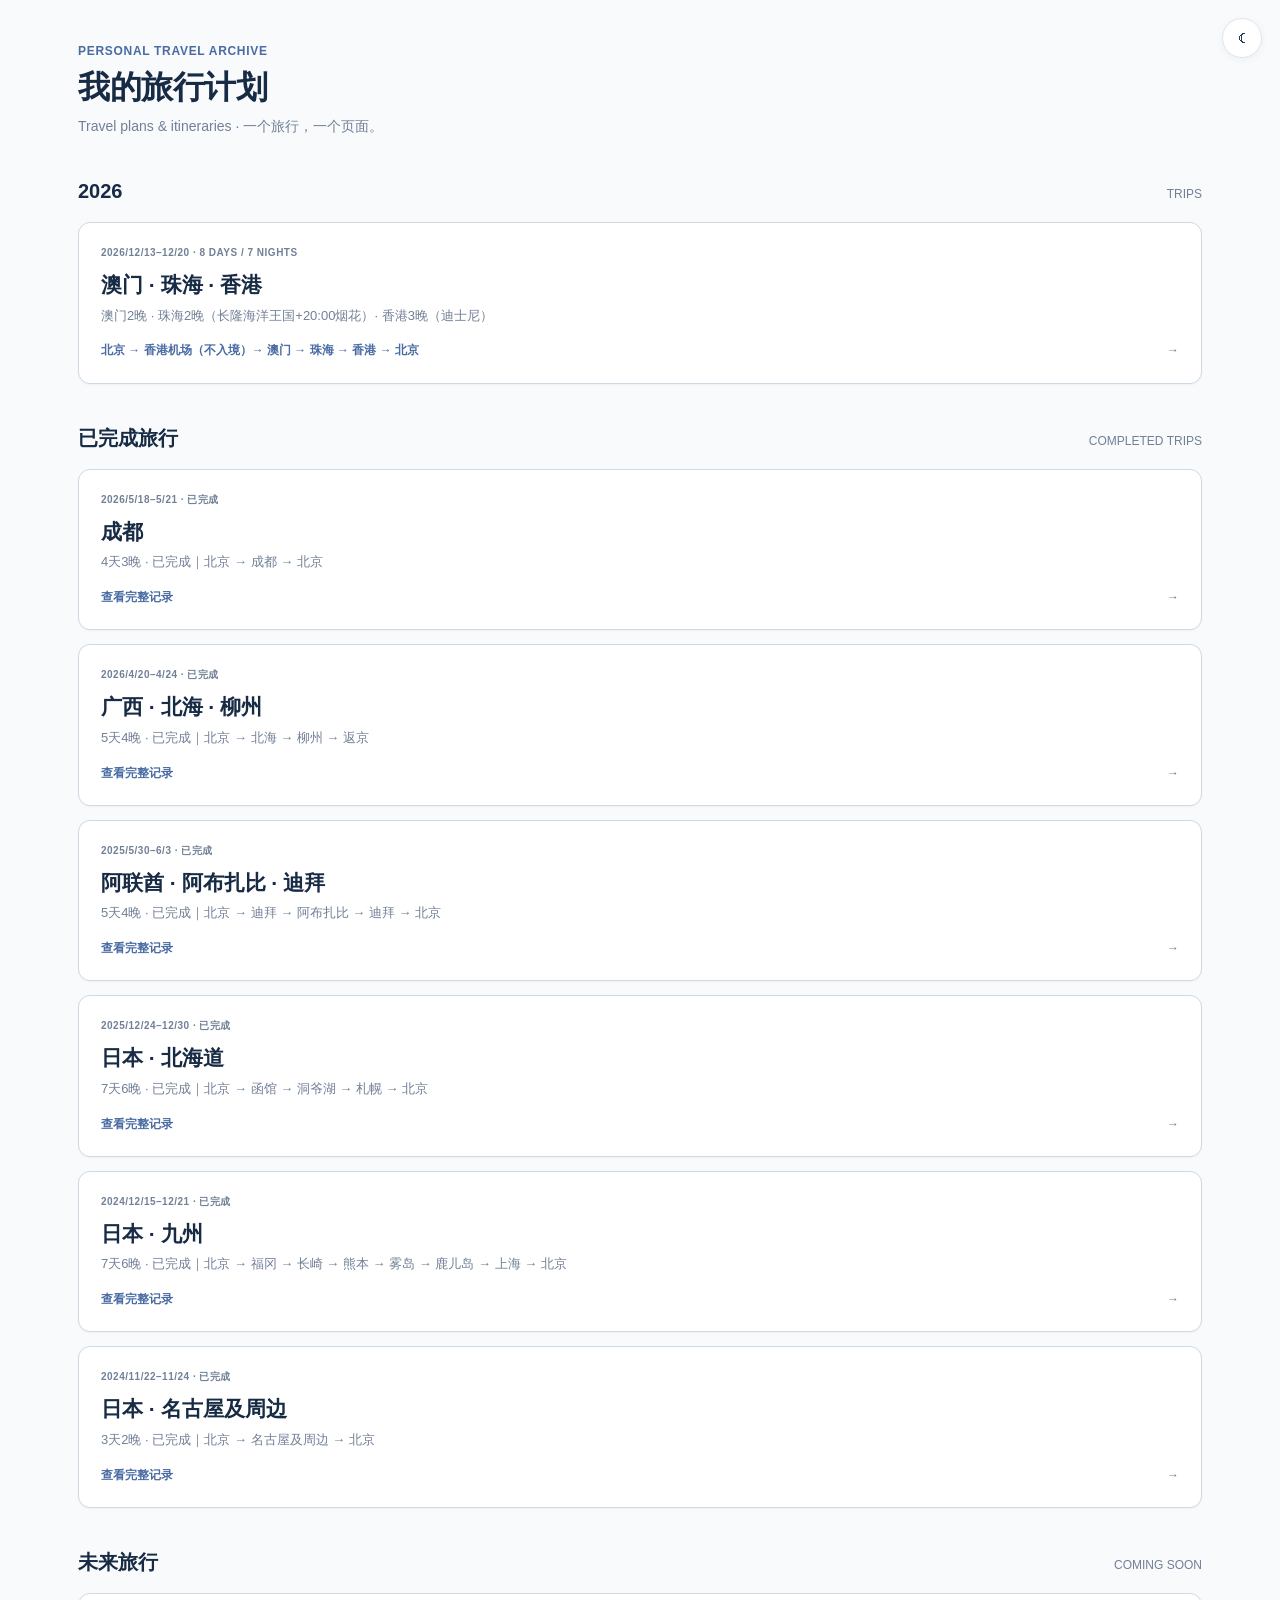
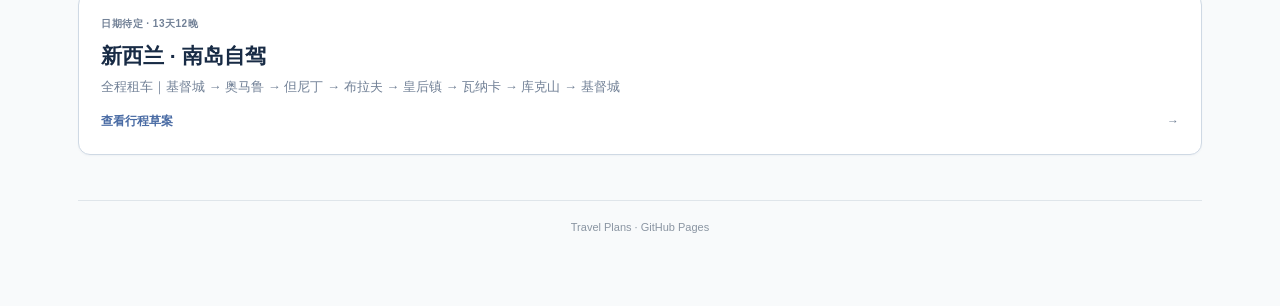
<file: index.html>
<!DOCTYPE html><html lang="zh-CN"><head><meta charset="UTF-8"><meta name="viewport" content="width=device-width,initial-scale=1.0"><title>Travel Plans</title><link rel="stylesheet" href="css/style.css?v=6"><script>(function(){try{var t=localStorage.getItem("tp-theme");if(!t&&window.matchMedia&&window.matchMedia("(prefers-color-scheme: dark)").matches)t="dark";if(t==="dark")document.documentElement.setAttribute("data-theme","dark");}catch(e){}})();</script></head><body><main class="page"><header class="header"><div class="eyebrow">PERSONAL TRAVEL ARCHIVE</div><h1>我的旅行计划</h1><p>Travel plans & itineraries · 一个旅行，一个页面。</p></header><section class="section"><div class="section-header"><h2 class="section-title">2026</h2><div class="section-note">TRIPS</div></div><div class="trip-list"><a class="trip-card" href="trips/zhuhai-hongkong-2026.html"><div class="trip-meta">2026/12/13–12/20 · 8 DAYS / 7 NIGHTS</div><h2>澳门 · 珠海 · 香港</h2><p>澳门2晚 · 珠海2晚（长隆海洋王国+20:00烟花）· 香港3晚（迪士尼）</p><div class="trip-route">北京 → 香港机场（不入境）→ 澳门 → 珠海 → 香港 → 北京 <span class="trip-arrow">→</span></div></a></div></section><section class="section"><div class="section-header"><h2 class="section-title">已完成旅行</h2><div class="section-note">COMPLETED TRIPS</div></div><div class="trip-list"><a class="trip-card" href="trips/chengdu-2026.html"><div class="trip-meta">2026/5/18–5/21 · 已完成</div><h2>成都</h2><p>4天3晚 · 已完成｜北京 → 成都 → 北京</p><div class="trip-route">查看完整记录 <span class="trip-arrow">→</span></div></a><a class="trip-card" href="trips/beihai-liuzhou-2026.html"><div class="trip-meta">2026/4/20–4/24 · 已完成</div><h2>广西 · 北海 · 柳州</h2><p>5天4晚 · 已完成｜北京 → 北海 → 柳州 → 返京</p><div class="trip-route">查看完整记录 <span class="trip-arrow">→</span></div></a><a class="trip-card" href="trips/uae-2025.html"><div class="trip-meta">2025/5/30–6/3 · 已完成</div><h2>阿联酋 · 阿布扎比 · 迪拜</h2><p>5天4晚 · 已完成｜北京 → 迪拜 → 阿布扎比 → 迪拜 → 北京</p><div class="trip-route">查看完整记录 <span class="trip-arrow">→</span></div></a><a class="trip-card" href="trips/hokkaido-2025.html"><div class="trip-meta">2025/12/24–12/30 · 已完成</div><h2>日本 · 北海道</h2><p>7天6晚 · 已完成｜北京 → 函馆 → 洞爷湖 → 札幌 → 北京</p><div class="trip-route">查看完整记录 <span class="trip-arrow">→</span></div></a><a class="trip-card" href="trips/kyushu-2024.html"><div class="trip-meta">2024/12/15–12/21 · 已完成</div><h2>日本 · 九州</h2><p>7天6晚 · 已完成｜北京 → 福冈 → 长崎 → 熊本 → 雾岛 → 鹿儿岛 → 上海 → 北京</p><div class="trip-route">查看完整记录 <span class="trip-arrow">→</span></div></a><a class="trip-card" href="trips/nagoya-2024.html"><div class="trip-meta">2024/11/22–11/24 · 已完成</div><h2>日本 · 名古屋及周边</h2><p>3天2晚 · 已完成｜北京 → 名古屋及周边 → 北京</p><div class="trip-route">查看完整记录 <span class="trip-arrow">→</span></div></a></div></section><section class="section"><div class="section-header"><h2 class="section-title">未来旅行</h2><div class="section-note">COMING SOON</div></div><div class="trip-list"><a class="trip-card" href="trips/new-zealand.html"><div class="trip-meta">日期待定 · 13天12晚</div><h2>新西兰 · 南岛自驾</h2><p>全程租车｜基督城 → 奥马鲁 → 但尼丁 → 布拉夫 → 皇后镇 → 瓦纳卡 → 库克山 → 基督城</p><div class="trip-route">查看行程草案 <span class="trip-arrow">→</span></div></a></div></section><footer class="footer">Travel Plans · GitHub Pages</footer></main><script src="js/theme.js" defer></script></body></html>
</file>
<file: css/style.css>
:root{--navy:#243b5a;--navy-dark:#182b45;--text:#26384f;--muted:#718096;--blue:#496ba4;--blue-light:#edf3fb;--green:#285c43;--green-light:#e6f2eb;--orange:#9a6225;--orange-light:#fff4e5;--purple:#66518c;--purple-light:#f2eef9;--border:#dfe5ea;--background:#f8fafb;--white:#fff;--shadow:0 2px 8px rgba(36,59,90,.05);--shadow-hover:0 8px 24px rgba(36,59,90,.10)}*{box-sizing:border-box}html{scroll-behavior:smooth}body{margin:0;background:var(--background);color:var(--text);font-family:Inter,"Noto Sans SC","Microsoft YaHei","PingFang SC",Arial,sans-serif;line-height:1.6}a{color:inherit;text-decoration:none}.page{width:100%;max-width:1180px;margin:0 auto;padding:42px 28px 70px}.header{margin-bottom:30px}.eyebrow{margin-bottom:7px;color:var(--blue);font-size:12px;font-weight:750;letter-spacing:.7px;text-transform:uppercase}.header h1{margin:0 0 8px;color:var(--navy-dark);font-size:32px;line-height:1.2;font-weight:800;letter-spacing:-.5px}.header p{margin:0;max-width:800px;color:var(--muted);font-size:14px}.back-link{display:inline-flex;margin-bottom:24px;color:var(--blue);font-size:12px;font-weight:750}.section{margin-top:38px}.section-header{display:flex;align-items:baseline;justify-content:space-between;gap:15px;margin-bottom:15px}.section-title{margin:0;color:var(--navy-dark);font-size:20px;font-weight:800}.section-note{color:var(--muted);font-size:12px}.summary{display:grid;grid-template-columns:repeat(4,1fr);gap:12px;margin-bottom:36px}.summary-card,.trip-card,.summary-card{padding:17px 18px}.summary-label{margin-bottom:4px;color:var(--muted);font-size:10px;font-weight:750;letter-spacing:.5px;text-transform:uppercase}.summary-value{color:var(--navy);font-size:15px;font-weight:750}.trip-list{display:grid;gap:14px}.trip-card{display:block;padding:22px;transition:transform .16s ease,box-shadow .16s ease}.trip-card:hover{transform:translateY(-2px);box-shadow:var(--shadow-hover)}.trip-meta{color:var(--muted);font-size:10px;font-weight:750;letter-spacing:.5px;text-transform:uppercase}.trip-card h2{margin:7px 0 4px;color:var(--navy-dark);font-size:21px}.trip-card p{margin:0;color:var(--muted);font-size:13px}.trip-route{margin-top:15px;color:var(--blue);font-size:12px;font-weight:750}.trip-arrow{float:right;color:var(--muted)}.timeline{display:flex;flex-direction:column;gap:14px}.day-card{overflow:hidden;border:1px solid var(--border);border-radius:12px;background:var(--white);box-shadow:var(--shadow)}.day-header{display:flex;align-items:center;justify-content:space-between;gap:20px;padding:17px 20px;border-bottom:1px solid var(--border);background:#fbfcfd}.day-title{display:flex;align-items:center;gap:12px}.day-number{display:flex;align-items:center;justify-content:center;width:34px;height:34px;flex:0 0 34px;border-radius:8px;background:var(--navy);color:#fff;font-size:12px;font-weight:800}.day-info h3{margin:0;color:var(--navy);font-size:17px;font-weight:800}.day-info p{margin:2px 0 0;color:var(--muted);font-size:12px}.day-tag{padding:5px 9px;border:1px solid var(--border);border-radius:6px;background:#fff;color:var(--muted);font-size:10px;font-weight:750;white-space:nowrap}.schedule{padding:5px 20px 12px}.schedule-item{display:grid;grid-template-columns:75px 1fr;gap:17px;padding:15px 0;border-bottom:1px solid #edf0f3}.schedule-item:last-child{border-bottom:none}.time{color:var(--blue);font-size:12px;font-weight:800;padding-top:1px}.activity-title{margin-bottom:2px;color:var(--navy-dark);font-size:14px;font-weight:750}.activity-note{color:var(--muted);font-size:12px;line-height:1.55}.highlight,.fireworks,.disney{margin:9px 0;padding:14px 15px;border-radius:8px}.highlight{border:1px solid #b7d8c3;background:var(--green-light)}.highlight .activity-title{color:var(--green)}.fireworks{border:1px solid #ead1a8;background:var(--orange-light)}.fireworks .activity-title{color:var(--orange)}.disney{border:1px solid #d8ccec;background:var(--purple-light)}.disney .activity-title{color:var(--purple)}.hotel-name{margin:0 0 6px;color:var(--navy);font-size:17px;font-weight:800}.hotel-dates{color:var(--muted);font-size:12px}.hotel-note{margin-top:12px;padding-top:12px;border-top:1px solid #edf0f3;color:#637184;font-size:12px}.rules{grid-template-columns:repeat(3,1fr)}.rule{padding:17px}.rule-title{margin-bottom:5px;color:var(--navy);font-size:13px;font-weight:800}.rule-text{color:var(--muted);font-size:12px;line-height:1.55}.footer{margin-top:45px;padding-top:18px;border-top:1px solid var(--border);color:#8a95a2;font-size:11px;text-align:center}@media(max-width:760px){.page{padding:28px 16px 50px}.header h1{font-size:26px}.summary{grid-template-columns:repeat(2,1fr)}.day-header{align-items:flex-start}.day-tag{display:none}.schedule-item{grid-template-columns:58px 1fr;gap:10px}}

.weekday{color:var(--blue);font-weight:750}
.day-tags{display:flex;align-items:center;gap:8px;flex:0 0 auto}
.day-weather{display:flex;align-items:center;gap:5px;padding:5px 9px;border:1px solid #cfe0ef;border-radius:6px;background:#eef5fc;color:var(--blue);font-size:10px;font-weight:750;white-space:nowrap}
.day-weather .temp{color:var(--navy-dark)}
.weather-note{margin-top:6px;color:var(--muted);font-size:11px}
@media(max-width:760px){.day-weather{font-size:10px;padding:4px 7px}}
.day-body{display:flex;align-items:stretch;gap:18px;padding:5px 20px 16px}
.day-body .schedule{flex:1 1 56%;min-width:0;padding:0}
.day-map-wrap{flex:1 1 40%;min-width:200px}
.day-map{width:100%;height:100%;min-height:280px;border-radius:10px;border:1px solid var(--border);background:#eef1f4}
.day-map .leaflet-control-attribution{font-size:9px}
@media(max-width:900px){.day-body{flex-direction:column}.day-map{height:220px;min-height:220px;margin-top:2px}}

.history-table-wrap{overflow:auto;border:1px solid var(--border);border-radius:10px;background:var(--white);box-shadow:var(--shadow)}
.history-table{width:100%;border-collapse:collapse;font-size:12px}.history-table th,.history-table td{padding:11px 13px;border-bottom:1px solid #edf0f3;text-align:left}.history-table th{background:#fbfcfd;color:var(--navy);font-weight:800}.history-table td{color:#637184}.history-table tr:last-child td{border-bottom:none}.source-note{margin-top:9px;color:#8a95a2;font-size:10px;line-height:1.6}.source-link{color:var(--blue);font-weight:700}.history-fact{height:100%;min-height:220px;padding:20px;border:1px solid var(--border);border-radius:10px;background:#fbfcfd}.fact-label{margin-top:10px;color:var(--muted);font-size:10px;font-weight:800;letter-spacing:.5px;text-transform:uppercase}.fact-label:first-child{margin-top:0}.fact-value{margin-top:3px;color:var(--navy-dark);font-size:13px;font-weight:700}.brand-wordmark{width:200px;height:76px;display:flex;align-items:center;justify-content:flex-start;color:var(--navy);font-family:Georgia,serif;font-size:18px;font-weight:700;letter-spacing:.3px}.history-day .day-body{min-height:170px}.rule ul{margin:0;padding-left:20px;color:var(--muted);font-size:12px}.rule li+li{margin-top:7px}

/* Historical trip redesign: same visual grammar as the current Zhuhai / Hong Kong trip. */
.history-day .day-header{align-items:center}.history-day .day-body{min-height:0}.history-day .schedule{padding:4px 0 10px}.history-day .schedule-item{padding:14px 0}.history-day .day-map-wrap{display:flex;flex-direction:column;gap:10px}.history-day .day-map{min-height:250px;height:250px}.stay-mini{border:1px solid var(--border);border-radius:10px;background:#fbfcfd;padding:14px 16px}.stay-mini .stay-label{color:var(--muted);font-size:10px;font-weight:800;letter-spacing:.7px;text-transform:uppercase}.stay-mini .stay-name{margin-top:4px;color:var(--navy);font-size:14px;font-weight:800}.day-empty{min-height:250px;display:flex;align-items:center}.flight-card{margin:8px 0 10px;border:1px solid #cfdbe8;border-radius:10px;background:#fff;overflow:hidden}.flight-top{display:flex;align-items:center;justify-content:space-between;padding:12px 15px 9px;background:#fbfcfd;border-bottom:1px solid #edf0f3}.flight-airline{color:var(--muted);font-size:10px;font-weight:800;letter-spacing:.6px;text-transform:uppercase}.flight-no{color:var(--navy);font-size:16px;font-weight:850}.flight-main{display:grid;grid-template-columns:1fr 70px 1fr;align-items:center;gap:10px;padding:15px}.airport{min-width:0}.airport.to{text-align:right}.airport-code{color:var(--navy-dark);font-size:24px;font-weight:850;letter-spacing:.5px;line-height:1}.airport-name{margin-top:5px;color:var(--muted);font-size:11px;line-height:1.35}.flight-time{margin-top:4px;color:var(--blue);font-size:12px;font-weight:800}.flight-arrow{position:relative;text-align:center;color:var(--blue);font-size:18px}.flight-arrow:before{content:"";display:block;height:1px;background:#cbd7e4;margin:0 0 -11px}.flight-arrow span{position:relative;padding:0 7px;background:#fff}.flight-foot{padding:9px 15px;border-top:1px solid #edf0f3;color:#7b8795;font-size:10px}.hotel-brand{color:var(--muted);font-size:10px;font-weight:800;letter-spacing:.6px;text-transform:uppercase}.history-weather-note{font-size:10px;color:var(--muted)}@media(max-width:900px){.history-day .day-map{height:220px;min-height:220px}.flight-main{grid-template-columns:1fr 45px 1fr}.airport-code{font-size:20px}}

/* Hotel logo stage: fixed size for every card; source assets untouched. */
.hotel-top{display:flex;align-items:center;justify-content:center;gap:14px;min-height:72px;margin-bottom:14px;overflow:hidden}

/* =========================================================
   HOTEL DISPLAY — HORIZONTAL ROW
   ========================================================= */

.hotel-grid{
  display:flex;
  flex-direction:column;
  gap:14px;
}

.hotel-card{
  position:relative;
  width:100%;
  min-height:166px;
  box-sizing:border-box;
  padding:20px 28px 20px 0; /* left padding moved into .hotel-top (logo column) so the logo centers against the divider */
  display:grid;
  grid-template-columns:294px minmax(0,1fr);
  column-gap:28px;
  align-items:center;
  background:#fff;
  border:1px solid #dce4eb;
  border-radius:12px;
  box-shadow:0 7px 22px rgba(25,60,95,.055);
  text-decoration:none;
  color:inherit;
  transition:transform .18s ease,box-shadow .18s ease,border-color .18s ease;
}

.hotel-card:hover{
  transform:translateY(-1px);
  border-color:#cbd8e4;
  box-shadow:0 10px 26px rgba(25,60,95,.085);
}

.hotel-top{
  grid-column:1;
  grid-row:1 / span 5;
  min-width:0;
  min-height:124px;
  display:flex;
  align-items:center;
  justify-content:center;
  padding:0;
  border-right:1px solid #edf1f5;
  box-sizing:border-box;
}

/* ---------------------------------------------------------
   LOGO NORMALIZATION
   One fixed stage (.hotel-logo-box) for every brand.
   Each brand only sets --logo-h, the rendered image height,
   chosen so that the *visible mark* looks optically equal in
   size across brands (transparent canvas padding compensated).
   --------------------------------------------------------- */
.hotel-logo-box{
  width:232px;
  height:96px;
  display:flex;
  align-items:center;
  justify-content:center;
  overflow:hidden;
}

.hotel-logo-box img.hotel-logo{
  display:block;
  width:auto;
  max-width:100%;
  height:var(--logo-h,54px);
  object-fit:contain;
  object-position:center;
}

/* White wordmarks need inverting on the light card. */
.hotel-logo.invert-on-light{filter:invert(1)}

/* Text wordmark fallback for brands with no asset in the repo. */
.hotel-logo-text{
  display:flex;
  flex-direction:column;
  align-items:center;
  justify-content:center;
  text-align:center;
  color:#123c69;
  font-family:Georgia,"Times New Roman",serif;
  font-size:19px;
  font-weight:700;
  line-height:1.25;
  letter-spacing:.06em;
}
.hotel-logo-text span{
  margin-top:6px;
  font-family:Inter,"Noto Sans SC",Arial,sans-serif;
  font-size:9px;
  font-weight:700;
  letter-spacing:.14em;
  text-transform:uppercase;
  color:#6c86a2;
}


.hotel-status{
  position:absolute;
  right:28px;
  top:22px;
  padding:5px 9px;
  border-radius:6px;
  background:#f3f6f9;
  color:#617b96;
  font-size:11px;
  line-height:1;
}

.hotel-brand{
  grid-column:2;
  grid-row:1;
  margin:0 92px 5px 0;
  font-size:12px;
  line-height:1.3;
  color:#6c86a2;
}

.hotel-name{
  grid-column:2;
  grid-row:2;
  margin:0 92px 8px 0;
  font-size:20px;
  line-height:1.35;
  font-weight:700;
  color:#123c69;
}

.hotel-dates{
  grid-column:2;
  grid-row:3;
  margin:0 92px 12px 0;
  font-size:13px;
  line-height:1.4;
  color:#6883a1;
}

.hotel-note{
  grid-column:2;
  grid-row:4;
  margin:0 70px 0 0;
  max-width:900px;
  font-size:13px;
  line-height:1.7;
  color:#617b96;
}

.hotel-arrow{
  position:absolute;
  right:28px;
  bottom:24px;
  font-size:22px;
  line-height:1;
  color:#6685a7;
  opacity:0;
  transform:translateX(-4px);
  transition:opacity .18s ease,transform .18s ease;
}

.hotel-card:hover .hotel-arrow{
  opacity:1;
  transform:translateX(0);
}

@media (max-width:900px){
  .hotel-card{
    grid-template-columns:220px minmax(0,1fr);
    column-gap:22px;
    padding:20px 20px 20px 0;
  }
  .hotel-top{padding:0}
  .hotel-logo-box{width:176px;height:88px}
  .hotel-logo-box img.hotel-logo{height:calc(var(--logo-h,54px) * .82)}
  .hotel-logo-text{font-size:17px}
}

@media (max-width:640px){
  .hotel-card{
    display:flex;
    flex-direction:column;
    align-items:stretch;
    gap:0;
    padding:18px;
    min-height:0;
  }
  .hotel-top{
    min-height:100px;
    border-right:0;
    border-bottom:1px solid #edf1f5;
    padding:0;
    margin-bottom:16px;
  }
  .hotel-logo-box{width:100%;max-width:232px;height:92px}
  .hotel-logo-box img.hotel-logo{height:var(--logo-h,54px)}
  .hotel-brand,.hotel-name,.hotel-dates,.hotel-note{
    margin-left:0;
    margin-right:0;
  }
  .hotel-brand{margin-bottom:5px}
  .hotel-name{font-size:18px}
  .hotel-dates{margin-bottom:12px}
  .hotel-status{right:18px;top:18px}
  .hotel-arrow{right:18px;bottom:18px}
}


/* =========================================================
   2026-09 REVISION
   1. correct logo matching   2. optical size + centring
   3. white logos on white    4. visible card borders
   5. hotel cards link out
   ========================================================= */

/* ---- 4. Visible borders for every card surface ---- */
.summary-card,
.trip-card,
.rule{
  background:var(--white);
  border:1px solid #cfd9e4;
  border-radius:12px;
  box-shadow:0 1px 2px rgba(36,59,90,.04);
}
.trip-card{transition:transform .16s ease,box-shadow .16s ease,border-color .16s ease}
.trip-card:hover{border-color:#a8bdd2;box-shadow:0 8px 24px rgba(36,59,90,.12)}
.day-card,.history-table-wrap,.history-fact,.stay-mini,.day-map,.flight-card{border-color:#cfd9e4}
.day-header{border-bottom-color:#cfd9e4}
.hotel-card{border:1px solid #c7d4e1;box-shadow:0 2px 6px rgba(25,60,95,.05)}
.hotel-card:hover{border-color:#9db6ce;box-shadow:0 10px 26px rgba(25,60,95,.11)}

/* ---- 2. Logo stage: one fixed, larger stage for every brand ---- */
.hotel-top{
  min-height:132px;
  padding:0;
  border-right:1px solid #e4eaf0;
}
.hotel-card{min-height:180px;grid-template-columns:320px minmax(0,1fr)}

.hotel-logo-box{
  position:relative;
  width:236px;
  height:104px;
  display:flex;
  align-items:center;
  justify-content:center;
  overflow:hidden;
}

/* Every logo is placed by four generated variables:
   --lw/--lh  rendered size of the whole asset canvas
   --dx/--dy  shift that moves the *visible mark* to the optical centre
   The values are computed from the trimmed bounding box of each asset,
   so marks look equally large and are truly centred even when the
   source file has asymmetric transparent padding (e.g. St. Regis). */
.hotel-logo-box img.hotel-logo{
  display:block;
  width:var(--lw,150px);
  height:var(--lh,60px);
  max-width:none;
  object-fit:contain;
  transform:translate(var(--dx,0),var(--dy,0));
}

/* ---- 3. White-only assets rendered on the light card ---- */
.hotel-logo.logo-mono{filter:brightness(0) opacity(.88)}

/* ---- 5. Cards are links now: keep the arrow affordance ---- */
a.hotel-card{text-decoration:none;color:inherit;cursor:pointer}
.hotel-arrow{opacity:0}
.hotel-card:hover .hotel-arrow{opacity:1}

/* ---- generated per-brand logo geometry ---- */
.hotel-logo-box.logo-atlantis-royal{--lw:145.5px;--lh:81.8px;--dx:0.0px;--dy:-0.2px}
.hotel-logo-box.logo-candeo{--lw:72.2px;--lh:84.1px;--dx:0.0px;--dy:0.0px}
.hotel-logo-box.logo-edition{--lw:199.6px;--lh:36.9px;--dx:0.2px;--dy:-0.3px}
.hotel-logo-box.logo-hyatt-place{--lw:78.5px;--lh:84.0px;--dx:0.0px;--dy:0.0px}
.hotel-logo-box.logo-intercontinental{--lw:265.7px;--lh:149.4px;--dx:0.1px;--dy:7.3px}
.hotel-logo-box.logo-kai{--lw:84.0px;--lh:84.0px;--dx:0.0px;--dy:0.0px}
.hotel-logo-box.logo-marriott{--lw:149.8px;--lh:84.2px;--dx:0.0px;--dy:0.0px}
.hotel-logo-box.logo-nonokaze{--lw:196.8px;--lh:57.4px;--dx:-1.3px;--dy:1.3px}
.hotel-logo-box.logo-omo{--lw:189.9px;--lh:54.3px;--dx:0.0px;--dy:0.0px}
.hotel-logo-box.logo-regent{--lw:198.3px;--lh:38.3px;--dx:0.0px;--dy:0.0px}
.hotel-logo-box.logo-ritz-carlton{--lw:216.0px;--lh:121.5px;--dx:0.0px;--dy:0.0px}
.hotel-logo-box.logo-royal-park{--lw:198.0px;--lh:49.8px;--dx:0.0px;--dy:0.0px}
.hotel-logo-box.logo-sheraton{--lw:171.4px;--lh:96.4px;--dx:0.6px;--dy:0.7px}
.hotel-logo-box.logo-snow-peak{--lw:198.0px;--lh:28.1px;--dx:0.0px;--dy:0.0px}
.hotel-logo-box.logo-st-regis{--lw:196.3px;--lh:52.5px;--dx:0.0px;--dy:0.0px}
.hotel-logo-box.logo-unbound{--lw:153.2px;--lh:114.9px;--dx:0.0px;--dy:-0.1px}

@media (max-width:900px){
  .hotel-card{grid-template-columns:288px minmax(0,1fr);column-gap:20px}
  .hotel-top{padding:0}
  .hotel-logo-box{width:220px;height:100px}
  .hotel-logo-box img.hotel-logo{
    width:calc(var(--lw,150px) * .92);
    height:calc(var(--lh,60px) * .92);
    transform:translate(calc(var(--dx,0) * .92),calc(var(--dy,0) * .92));
  }
}

@media (max-width:640px){
  .hotel-card{min-height:0}
  .hotel-top{
    min-height:118px;
    border-right:0;
    border-bottom:1px solid #e4eaf0;
    padding:0;
  }
  .hotel-logo-box{width:100%;max-width:236px;height:104px}
  .hotel-logo-box img.hotel-logo{
    width:var(--lw,150px);
    height:var(--lh,60px);
    transform:translate(var(--dx,0),var(--dy,0));
  }
}

/* v3: highlights / hotel intros / aircraft badges */
.flight-top{gap:10px}
.flight-airline{flex:1 1 auto;min-width:0}
.flight-aircraft{flex:0 0 auto;padding:3px 9px;border:1px solid #d8e2ec;border-radius:999px;background:#f1f6fb;color:#5d6c80;font-size:10px;font-weight:750;letter-spacing:.3px;white-space:nowrap}
.flight-no{flex:0 0 auto}
.hotel-note{margin-top:11px;padding-top:10px;font-size:11.5px;line-height:1.55;color:#6b7889}
@media(max-width:600px){.flight-top{flex-wrap:wrap}.flight-aircraft{order:3}}

/* ---- New Zealand plan: hotel logo geometry ---- */
.hotel-logo-box.logo-crowne-plaza{--lw:166.2px;--lh:63.6px;--dx:0.0px;--dy:0.0px}
.hotel-logo-box.logo-lands-end{--lw:188.6px;--lh:54.7px;--dx:0.0px;--dy:0.0px}
.hotel-logo-box.logo-edgewater{--lw:187.7px;--lh:54.9px;--dx:0.0px;--dy:0.0px}
.hotel-logo-box.logo-hermitage{--lw:159.7px;--lh:64.6px;--dx:0.0px;--dy:0.0px}
.hotel-logo-box.logo-ebb{--lw:220.2px;--lh:171.9px;--dx:-0.7px;--dy:1.5px}
.hotel-logo-box.logo-ebb img.hotel-logo{clip-path:inset(29.8% 4.7% 31.52% 5.37%)}
.hotel-logo-box.logo-poshtel{display:flex;align-items:center;justify-content:center;color:#31496b}
.hotel-logo-inline{display:block}
.hotel-logo-box.logo-wordmark{display:flex;align-items:center;justify-content:center;padding:0 14px}
.hotel-logo-text{display:block;max-width:198px;color:#31496b;font-size:19px;font-weight:750;letter-spacing:.5px;line-height:1.25;text-align:center;text-transform:uppercase;font-family:Georgia,"Times New Roman",serif}

/* ---- Plan A / B switch ---- */
.plan-switch{display:flex;align-items:center;gap:8px;flex-wrap:wrap;margin:0 0 26px}
.plan-switch-label{font-size:11px;font-weight:700;letter-spacing:1.4px;color:var(--muted);margin-right:4px}
.plan-btn{appearance:none;cursor:pointer;border:1px solid var(--border);background:var(--white);color:var(--text);
  padding:9px 16px;border-radius:999px;font-size:13px;font-weight:600;font-family:inherit;
  letter-spacing:.3px;transition:all .18s ease}
.plan-btn:hover{border-color:var(--blue);color:var(--blue)}
.plan-btn.active{background:var(--navy);border-color:var(--navy);color:#fff}
.plan-pane{display:none}
.plan-pane.active{display:block}
.plan-tagline{border:1px solid var(--border);border-left:3px solid var(--blue);background:var(--blue-light);
  border-radius:8px;padding:12px 16px;margin:0 0 26px;font-size:12.5px;line-height:1.65;color:#41536d}
.plan-tagline b{color:var(--navy);letter-spacing:.5px}
.hotel-card.pending{cursor:default;border-style:dashed}
.hotel-card.pending:hover{transform:none;box-shadow:var(--shadow)}
.hotel-status.pending{background:var(--orange-light);color:var(--orange)}

/* =========================================================
   DARK MODE
   Toggled by [data-theme="dark"] on <html>; remembered in
   localStorage by js/theme.js. Hotel logos keep a light
   plate so dark-ink brand marks stay readable.
   ========================================================= */

.theme-toggle{
  position:fixed;
  top:18px;
  right:18px;
  z-index:900;
  width:40px;
  height:40px;
  display:flex;
  align-items:center;
  justify-content:center;
  padding:0;
  border:1px solid var(--border);
  border-radius:50%;
  background:var(--white);
  color:var(--navy);
  font-size:16px;
  line-height:1;
  cursor:pointer;
  box-shadow:var(--shadow);
  transition:transform .16s ease,box-shadow .16s ease,border-color .16s ease;
}
.theme-toggle:hover{transform:translateY(-1px);box-shadow:var(--shadow-hover)}
@media (max-width:640px){.theme-toggle{top:12px;right:12px;width:36px;height:36px;font-size:14px}}

html[data-theme="dark"]{
  --navy:#d8e4f2;
  --navy-dark:#eaf1f9;
  --text:#d2dbe6;
  --muted:#93a1b3;
  --blue:#8fb4e8;
  --blue-light:#1b2734;
  --green:#8ed3ac;
  --green-light:#15251f;
  --orange:#e3b374;
  --orange-light:#2a2116;
  --purple:#bfaae2;
  --purple-light:#221c2e;
  --border:#2c3644;
  --background:#0f141b;
  --white:#171e27;
  --shadow:0 2px 8px rgba(0,0,0,.40);
  --shadow-hover:0 10px 26px rgba(0,0,0,.55);
  color-scheme:dark;
}

/* Surfaces that hardcode light values in the light theme */
html[data-theme="dark"] .day-header,
html[data-theme="dark"] .flight-top,
html[data-theme="dark"] .history-table th,
html[data-theme="dark"] .history-fact,
html[data-theme="dark"] .stay-mini{background:#1b232e}

html[data-theme="dark"] .summary-card,
html[data-theme="dark"] .trip-card,
html[data-theme="dark"] .rule,
html[data-theme="dark"] .day-card,
html[data-theme="dark"] .history-table-wrap,
html[data-theme="dark"] .flight-card,
html[data-theme="dark"] .hotel-card,
html[data-theme="dark"] .day-tag{background:var(--white);border-color:#2c3644}

html[data-theme="dark"] .history-fact,
html[data-theme="dark"] .stay-mini,
html[data-theme="dark"] .day-map{border-color:#2c3644}

html[data-theme="dark"] .day-header{border-bottom-color:#2c3644}
html[data-theme="dark"] .schedule-item,
html[data-theme="dark"] .history-table th,
html[data-theme="dark"] .history-table td,
html[data-theme="dark"] .flight-top,
html[data-theme="dark"] .flight-foot,
html[data-theme="dark"] .hotel-note{border-color:#252f3c}
html[data-theme="dark"] .hotel-top{border-right-color:#252f3c;border-bottom-color:#252f3c}

html[data-theme="dark"] .hotel-card:hover,
html[data-theme="dark"] .trip-card:hover{border-color:#41536b;box-shadow:0 10px 26px rgba(0,0,0,.55)}

/* Text tones */
html[data-theme="dark"] .history-table td,
html[data-theme="dark"] .hotel-note,
html[data-theme="dark"] .flight-foot,
html[data-theme="dark"] .footer,
html[data-theme="dark"] .source-note{color:#96a4b6}
html[data-theme="dark"] .hotel-name,
html[data-theme="dark"] .hotel-logo-text{color:#e6eef8}
html[data-theme="dark"] .hotel-brand,
html[data-theme="dark"] .hotel-dates,
html[data-theme="dark"] .hotel-arrow{color:#93a1b3}
html[data-theme="dark"] .hotel-status{background:#212b38;color:#9fb0c4}
html[data-theme="dark"] .day-number{background:#2f4a70;color:#eaf1f9}
html[data-theme="dark"] .day-weather{border-color:#2b3f5c;background:#18242f}
html[data-theme="dark"] .flight-aircraft{border-color:#2b3a4c;background:#1b2430;color:#9fb0c4}
html[data-theme="dark"] .flight-arrow:before{background:#33414f}
html[data-theme="dark"] .flight-arrow span{background:var(--white)}
html[data-theme="dark"] .highlight{border-color:#2c4d3b}
html[data-theme="dark"] .fireworks{border-color:#4d3d24}
html[data-theme="dark"] .disney{border-color:#3c3352}

/* Hotel logos: keep a light plate, otherwise dark brand marks vanish */
html[data-theme="dark"] .hotel-logo-box{background:#f4f6f8;border-radius:10px}
html[data-theme="dark"] .hotel-logo-box.logo-wordmark .hotel-logo-text,
html[data-theme="dark"] .hotel-logo-box.logo-poshtel{color:#31496b}

/* Maps: tone the OSM tiles down to match the dark surfaces */
html[data-theme="dark"] .day-map{background:#161d26}
html[data-theme="dark"] .day-map .leaflet-tile{filter:invert(1) hue-rotate(180deg) brightness(.92) contrast(.92) saturate(.85)}
html[data-theme="dark"] .day-map .leaflet-control-attribution{background:rgba(23,30,39,.82);color:#8c99aa}
html[data-theme="dark"] .day-map .leaflet-control-attribution a{color:#8fb4e8}
html[data-theme="dark"] .day-map .leaflet-bar a{background:#1d2530;color:#d2dbe6;border-color:#2c3644}
html[data-theme="dark"] .day-map .leaflet-popup-content-wrapper,
html[data-theme="dark"] .day-map .leaflet-popup-tip{background:#1d2530;color:#d2dbe6}

html[data-theme="dark"] .plan-btn{background:#1b232e;border-color:#2c3644;color:#cfd8e3}
html[data-theme="dark"] .plan-btn:hover{border-color:#6f8db8;color:#9dbbe0}
html[data-theme="dark"] .plan-btn.active{background:#496ba4;border-color:#496ba4;color:#fff}
html[data-theme="dark"] .plan-switch-label{color:#8794a5}
html[data-theme="dark"] .plan-tagline{background:#1b232e;border-color:#2c3644;border-left-color:#6f8db8;color:#c2ccd8}
html[data-theme="dark"] .plan-tagline b{color:#dbe4ef}
html[data-theme="dark"] .hotel-card.pending{border-color:#39445400}
html[data-theme="dark"] .hotel-status.pending{background:#2f2718;color:#d9a45b}
</file>
